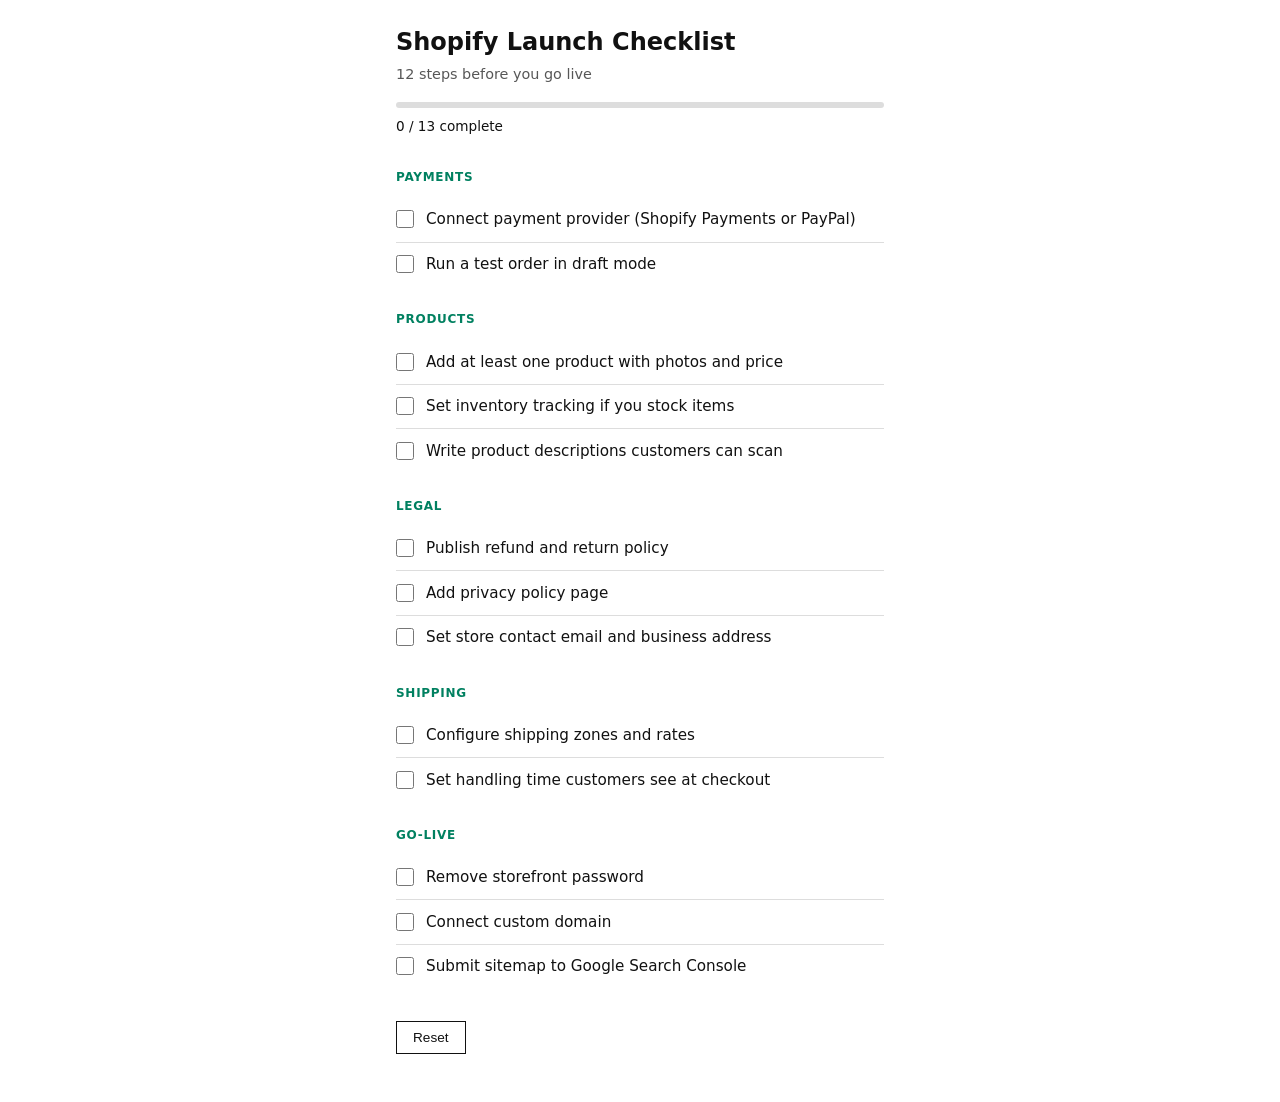
<file: DEMOBUILD-2/index.html>
<!DOCTYPE html>
<html lang="en">
<head>
  <meta charset="UTF-8">
  <meta name="viewport" content="width=device-width, initial-scale=1">
  <title>Shopify Launch Checklist</title>
  <link rel="stylesheet" href="style.css">
</head>
<body>
  <header>
    <h1>Shopify Launch Checklist</h1>
    <p class="sub">12 steps before you go live</p>
    <div class="progress-wrap">
      <div class="progress-bar" id="progressBar"></div>
    </div>
    <p class="progress-text" id="progressText">0 / 12 complete</p>
  </header>
  <main id="checklist"></main>
  <footer>
    <button type="button" id="resetBtn">Reset</button>
  </footer>
  <script src="app.js"></script>
</body>
</html>
</file>
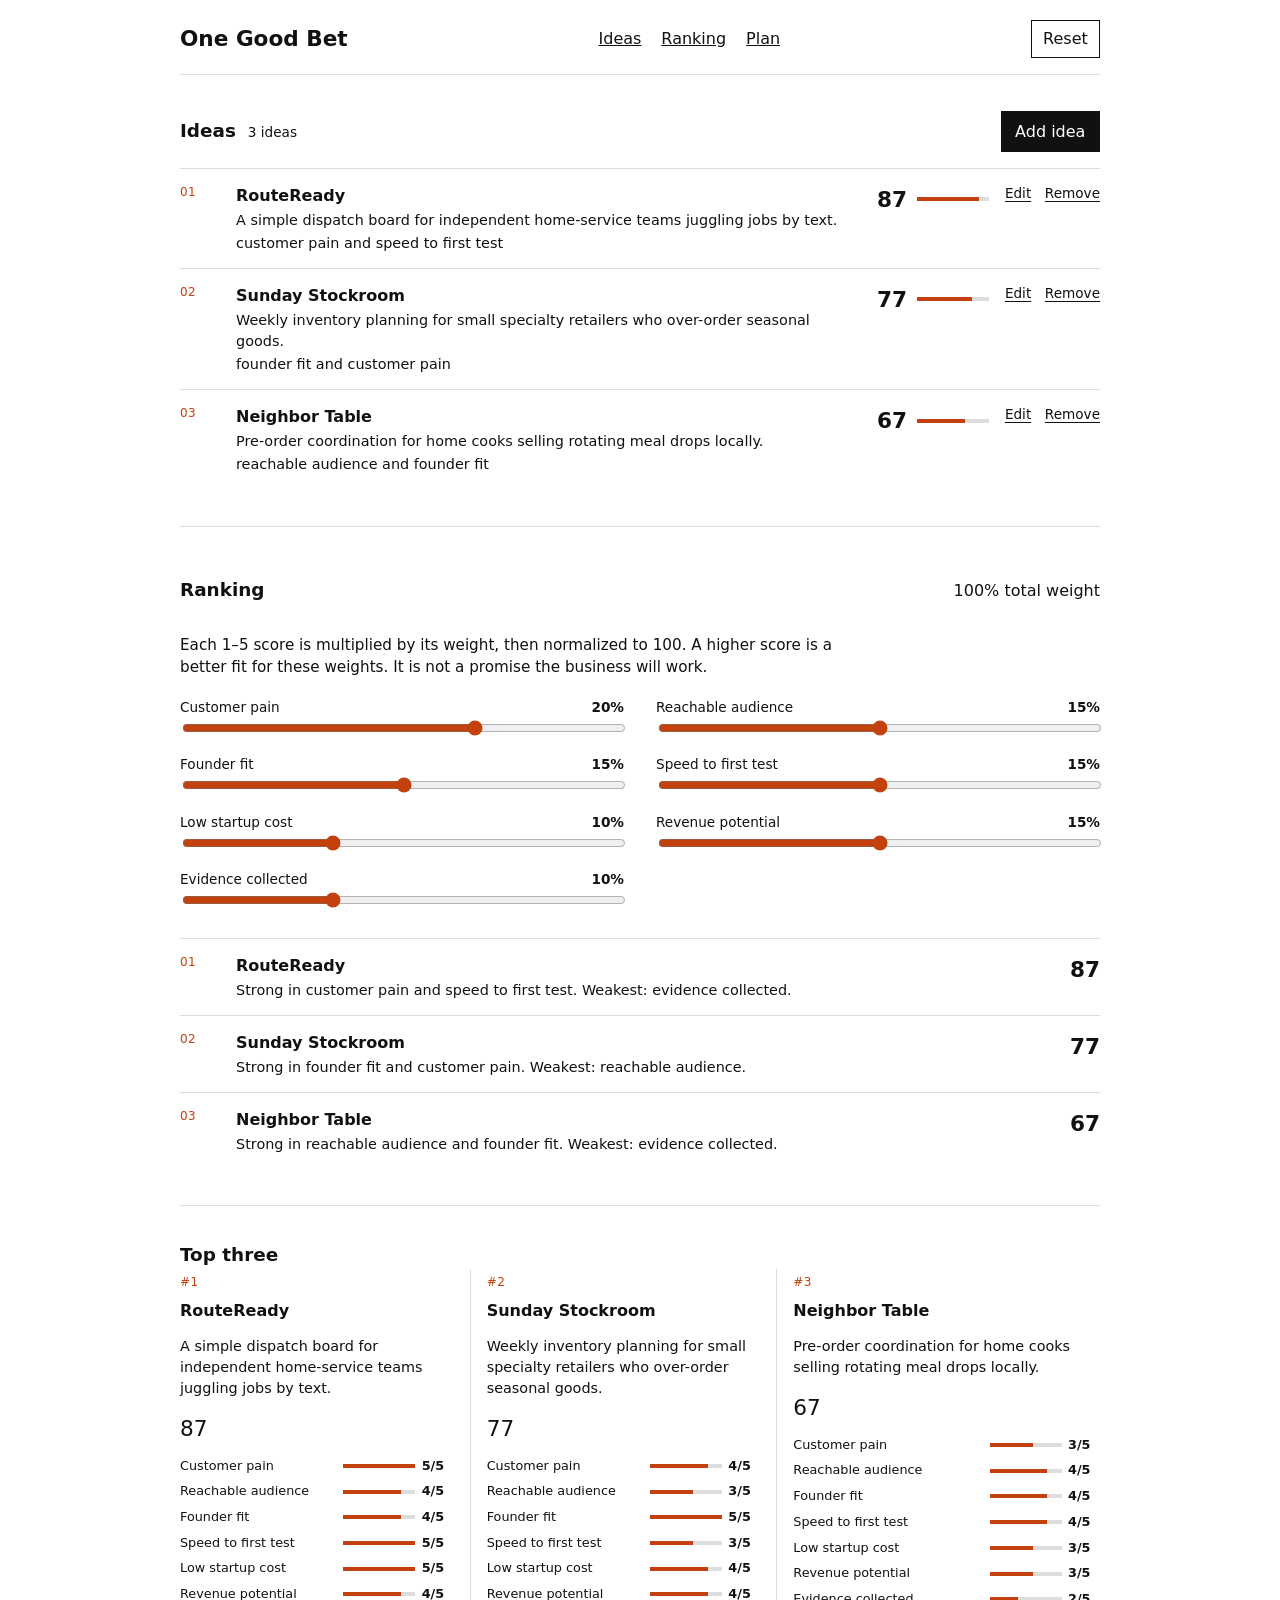
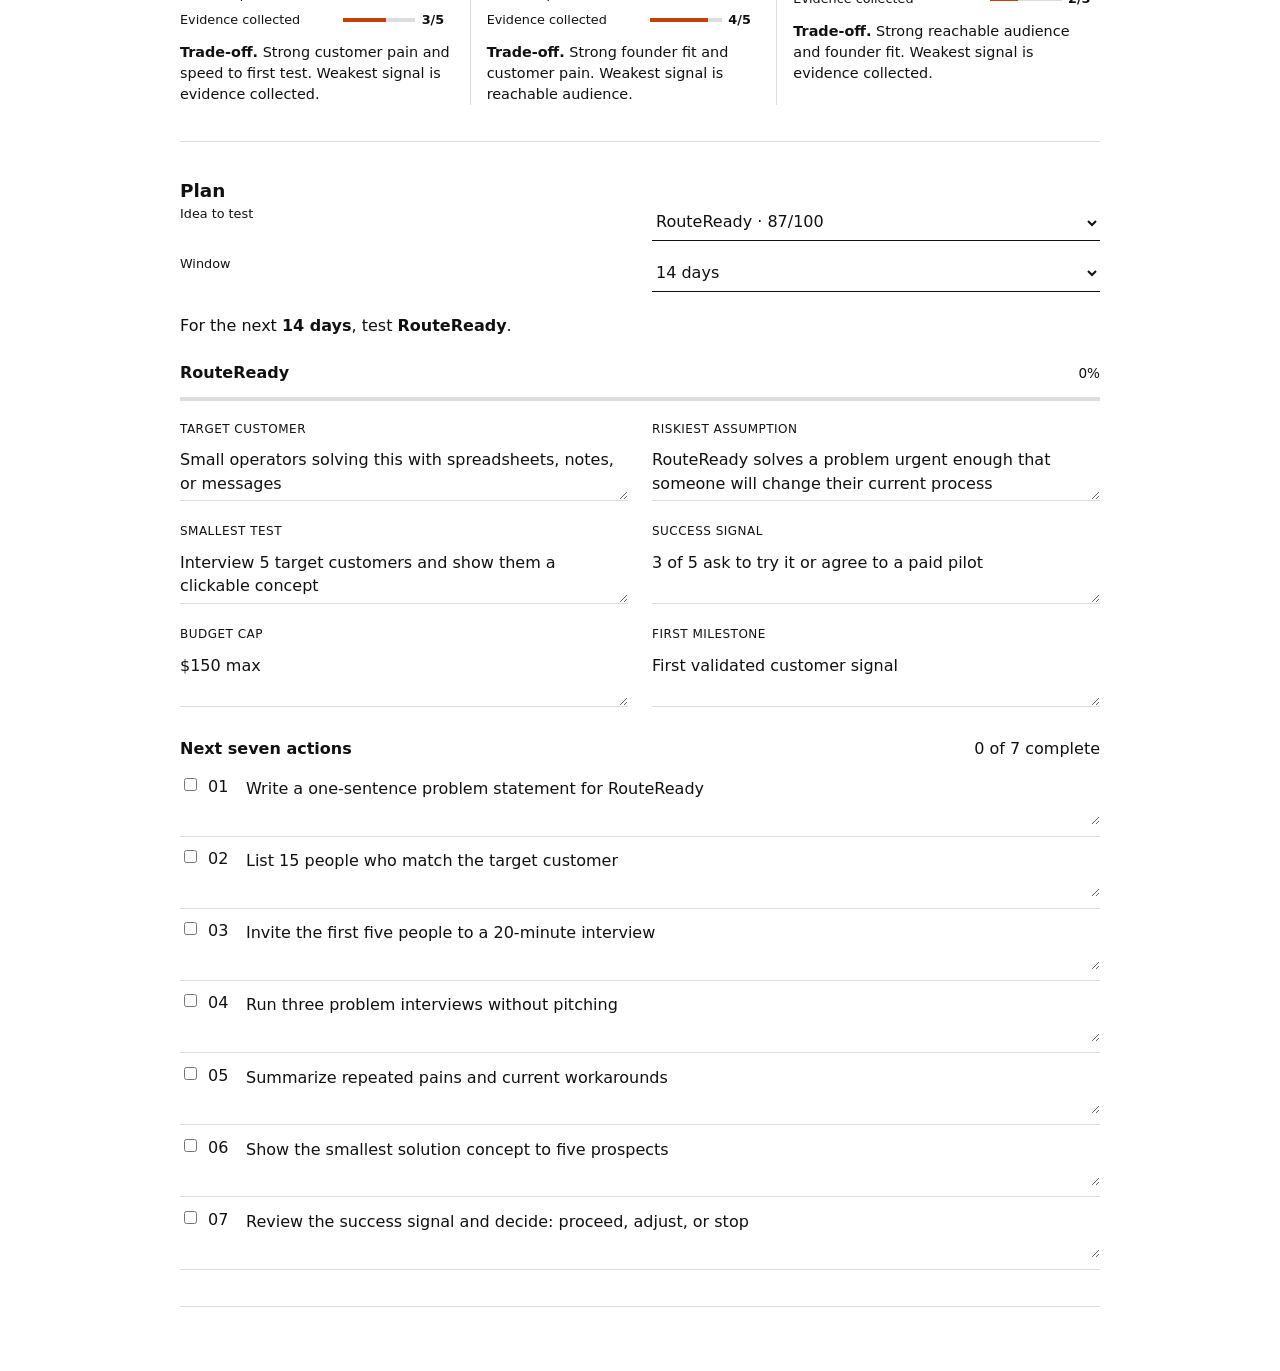
<file: DEMOBUILD-3/index.html>
<!doctype html>
<html lang="en">
<head>
  <meta charset="utf-8">
  <meta name="viewport" content="width=device-width, initial-scale=1">
  <meta name="theme-color" content="#ffffff">
  <title>One Good Bet</title>
  <link rel="stylesheet" href="style.css">
</head>
<body>
  <header>
    <div class="top">
      <h1>One Good Bet</h1>
      <nav aria-label="Sections">
        <a href="#ideas">Ideas</a>
        <a href="#ranking">Ranking</a>
        <a href="#commitment">Plan</a>
      </nav>
      <button id="resetButton" type="button">Reset</button>
    </div>
  </header>

  <main>
    <section id="ideas">
      <div class="section-head">
        <h2>Ideas <span id="ideaCount">3 ideas</span></h2>
        <button id="addIdeaButton" class="primary" type="button">Add idea</button>
      </div>
      <div id="ideaList"></div>
    </section>

    <section id="ranking">
      <div class="section-head">
        <h2>Ranking</h2>
        <p id="weightTotal">100% total weight</p>
      </div>
      <p class="note">Each 1–5 score is multiplied by its weight, then normalized to 100. A higher score is a better fit for these weights. It is not a promise the business will work.</p>
      <div id="weightsGrid" class="weights"></div>
      <div id="rankingList"></div>
    </section>

    <section id="comparison">
      <h2>Top three</h2>
      <div id="comparisonGrid" class="compare"></div>
    </section>

    <section id="commitment">
      <h2>Plan</h2>
      <div class="commit">
        <label for="selectedIdea">Idea to test</label>
        <select id="selectedIdea"></select>
        <label for="commitmentWindow">Window</label>
        <select id="commitmentWindow">
          <option value="7 days">7 days</option>
          <option value="14 days">14 days</option>
          <option value="30 days">30 days</option>
          <option value="6 weeks">6 weeks</option>
        </select>
        <p id="commitStatement"></p>
      </div>
      <div id="planPanel">
        <div class="plan-head">
          <h3 id="planTitle">Choose an idea</h3>
          <span id="progressValue">0%</span>
        </div>
        <div id="progressRing" class="progress" aria-hidden="true"></div>
        <div id="planFields"></div>
        <div class="section-head tight">
          <h3>Next seven actions</h3>
          <span id="actionProgress">0 of 7 complete</span>
        </div>
        <div id="actionList"></div>
      </div>
    </section>
  </main>

  <dialog id="ideaDialog">
    <form method="dialog" id="ideaForm">
      <div class="dialog-top">
        <div>
          <p class="kicker" id="dialogEyebrow">New idea</p>
          <h2 id="dialogTitle">Add an idea</h2>
        </div>
        <button class="icon-button" id="closeDialog" type="button" aria-label="Close">×</button>
      </div>
      <input type="hidden" id="editingId">
      <label for="ideaName">Short name</label>
      <input id="ideaName" maxlength="60" required placeholder="Neighborhood meal prep">
      <label for="ideaDescription">What it does</label>
      <textarea id="ideaDescription" maxlength="240" required placeholder="Who it helps and what problem it solves"></textarea>
      <div id="scoringForm" class="scores"></div>
      <p class="form-error" id="formError" role="alert"></p>
      <div class="dialog-actions">
        <button class="secondary" id="cancelDialog" type="button">Cancel</button>
        <button class="primary" type="submit">Save idea</button>
      </div>
    </form>
  </dialog>

  <dialog id="resetDialog">
    <form method="dialog">
      <h2>Clear this workspace?</h2>
      <p>This removes every idea, score, and completed action stored in this browser.</p>
      <div class="dialog-actions">
        <button class="secondary" value="cancel">Keep my work</button>
        <button class="primary" id="confirmReset" value="default">Clear everything</button>
      </div>
    </form>
  </dialog>

  <script src="app.js"></script>
</body>
</html>
</file>
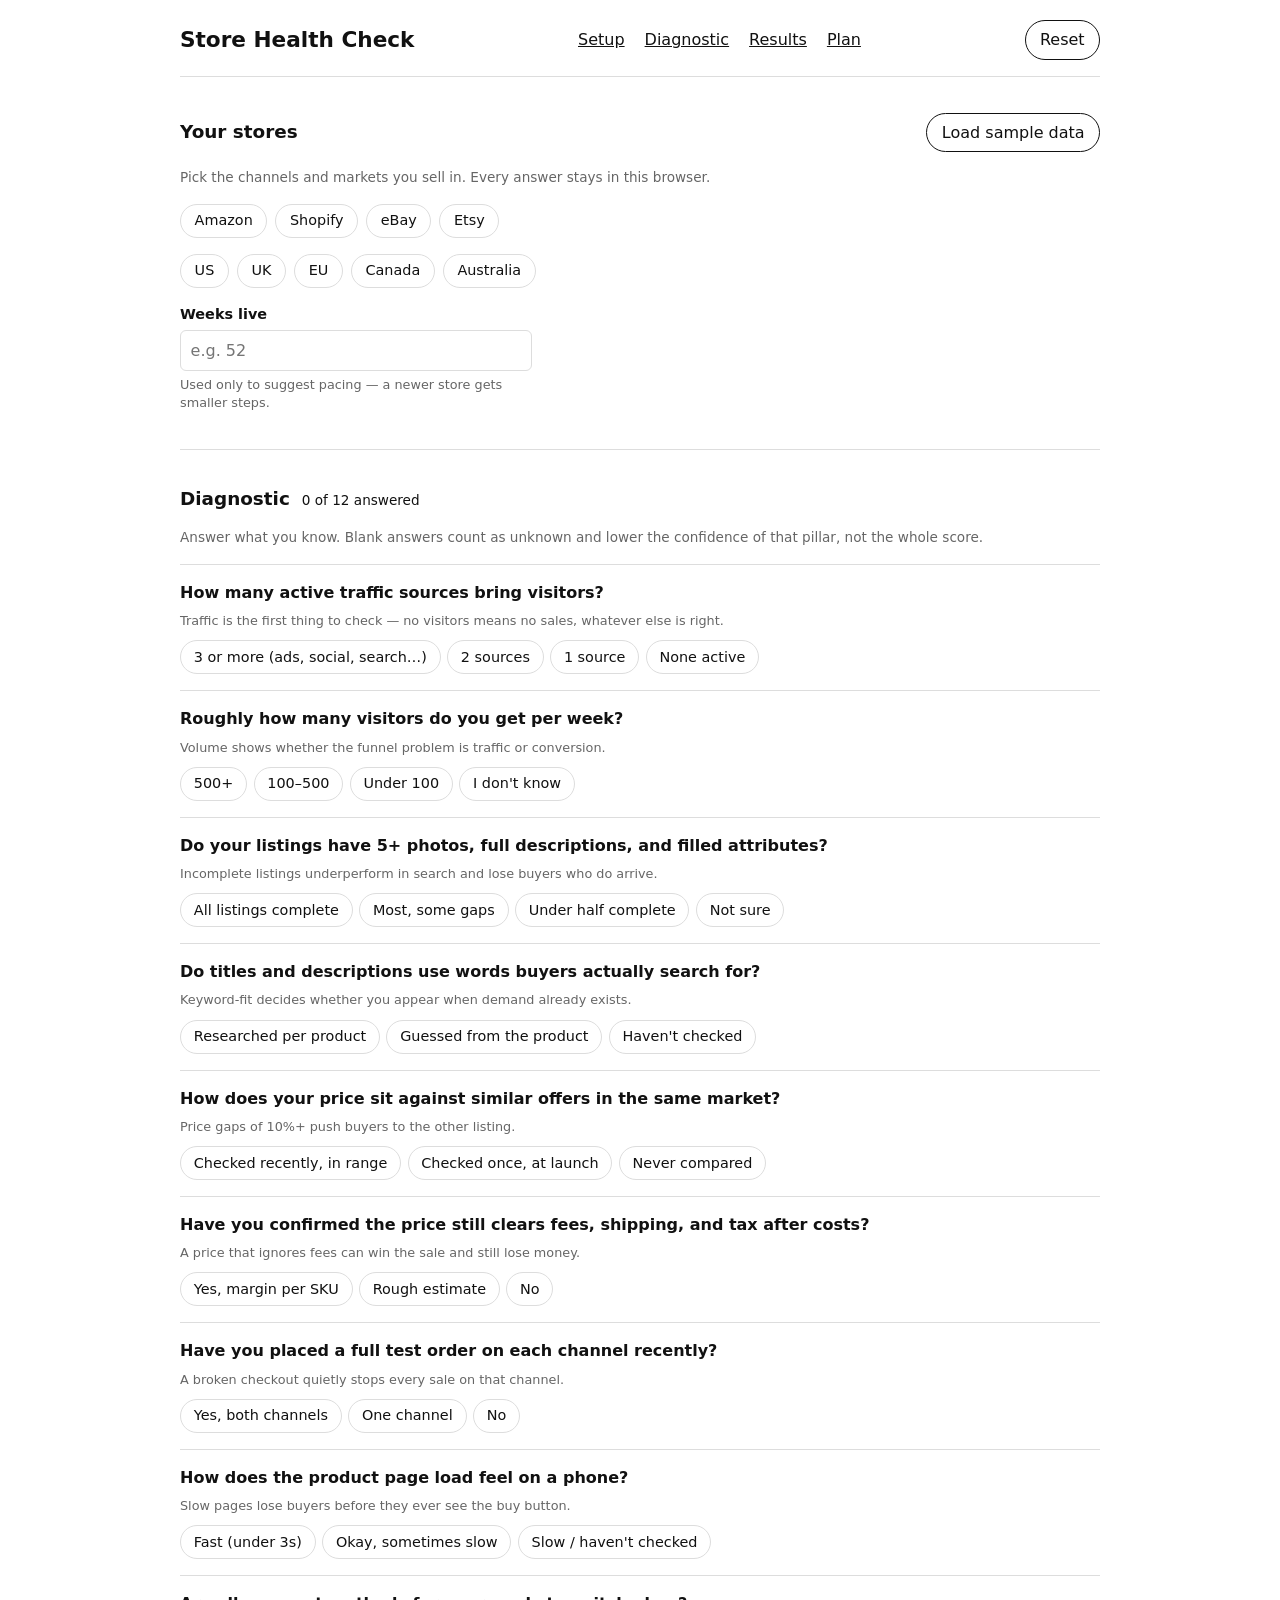
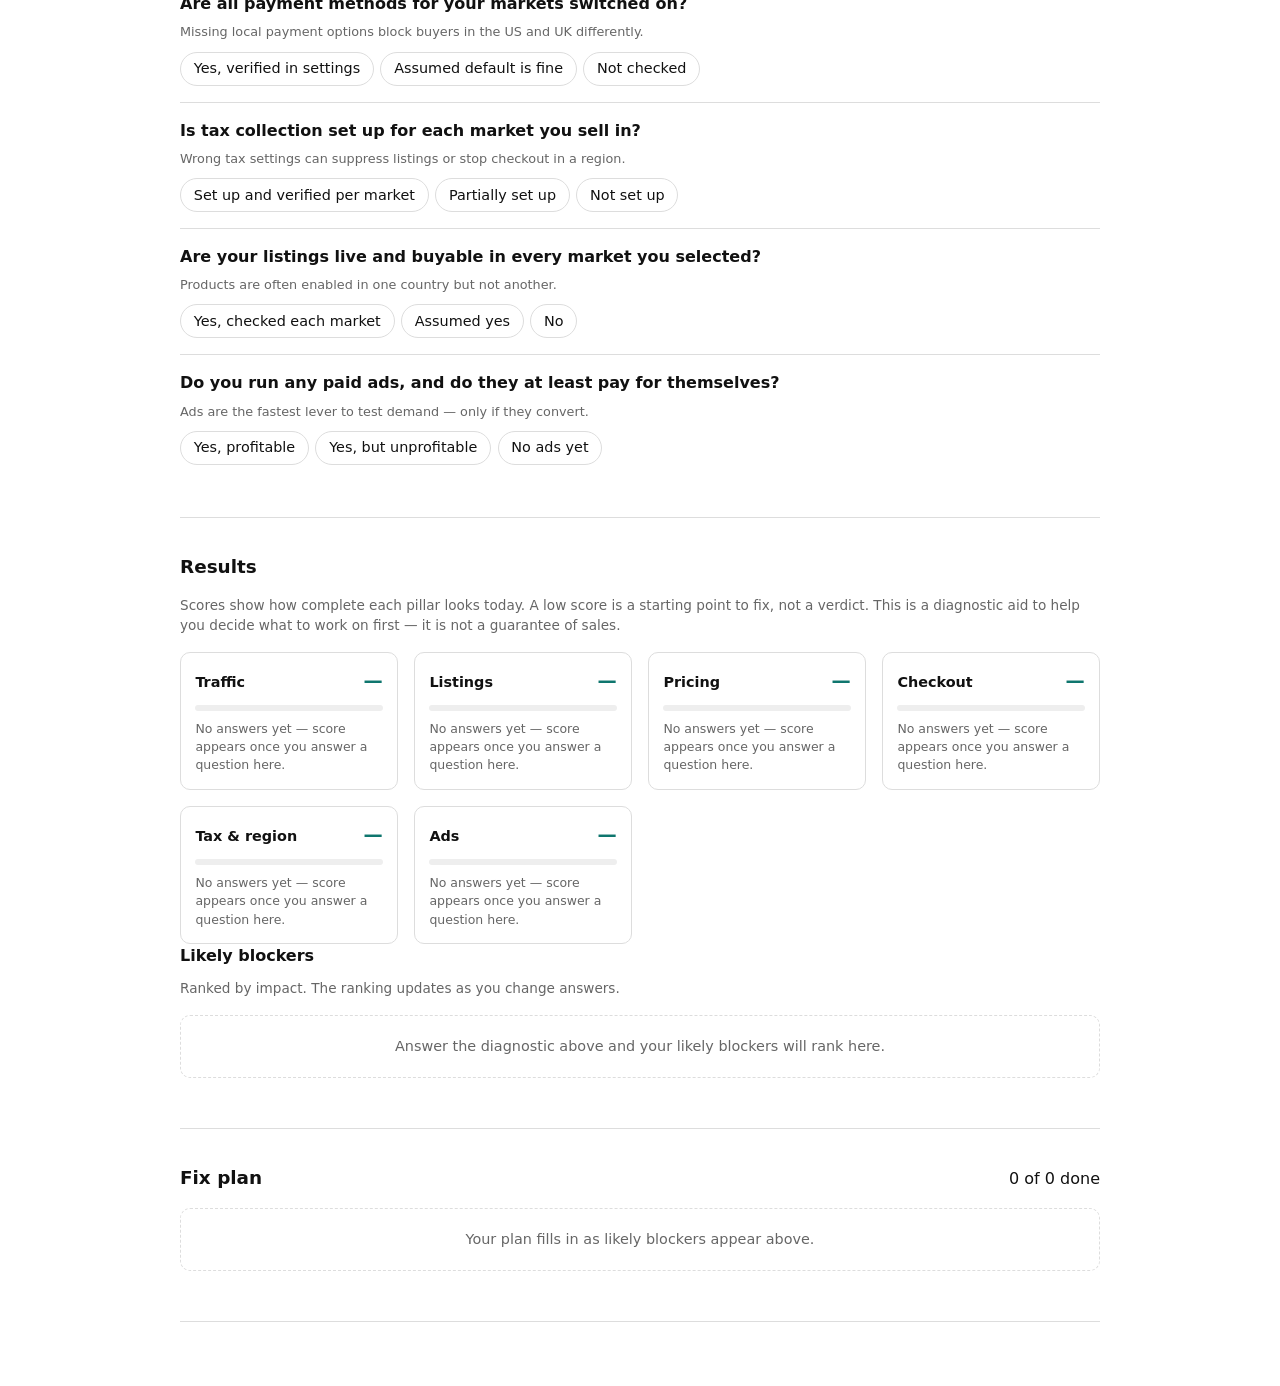
<file: DEMOBUILD-4/index.html>
<!doctype html>
<html lang="en">
<head>
  <meta charset="utf-8">
  <meta name="viewport" content="width=device-width, initial-scale=1">
  <meta name="theme-color" content="#ffffff">
  <meta name="description" content="A simple, private store-health diagnostic for multi-channel sellers. No signup required.">
  <link rel="icon" href="data:image/svg+xml,%3Csvg xmlns='http://www.w3.org/2000/svg' viewBox='0 0 100 100'%3E%3Ctext y='.9em' font-size='90'%3E%F0%9F%8F%AC%3C/text%3E%3C/svg%3E">
  <title>Store Health Check</title>
  <link rel="stylesheet" href="style.css">
</head>
<body>
  <header>
    <div class="top">
      <h1>Store Health Check</h1>
      <nav aria-label="Sections">
        <a href="#setup">Setup</a>
        <a href="#survey">Diagnostic</a>
        <a href="#results">Results</a>
        <a href="#plan">Plan</a>
      </nav>
      <button id="resetButton" type="button">Reset</button>
    </div>
  </header>

  <main>
    <section id="setup">
      <div class="section-head">
        <h2>Your stores</h2>
        <button id="sampleButton" type="button">Load sample data</button>
      </div>
      <p class="note">Pick the channels and markets you sell in. Every answer stays in this browser.</p>
      <div class="chips" id="channelChips" role="group" aria-label="Channels"></div>
      <div class="chips" id="marketChips" role="group" aria-label="Markets"></div>
      <div class="field">
        <label for="weeksLive">Weeks live</label>
        <input id="weeksLive" type="number" min="0" max="520" step="1" placeholder="e.g. 52">
        <p class="hint" id="weeksHint"></p>
      </div>
    </section>

    <section id="survey">
      <div class="section-head">
        <h2>Diagnostic <span id="progressLabel"></span></h2>
      </div>
      <p class="note">Answer what you know. Blank answers count as unknown and lower the confidence of that pillar, not the whole score.</p>
      <div id="questionList"></div>
    </section>

    <section id="results">
      <div class="section-head">
        <h2>Results</h2>
        <span id="overallWrap"></span>
      </div>
      <p class="note">Scores show how complete each pillar looks today. A low score is a starting point to fix, not a verdict. This is a diagnostic aid to help you decide what to work on first — it is not a guarantee of sales.</p>
      <div id="pillarGrid" class="pillars"></div>
      <h3>Likely blockers</h3>
      <p class="note">Ranked by impact. The ranking updates as you change answers.</p>
      <div id="blockerList"></div>
    </section>

    <section id="plan">
      <div class="section-head">
        <h2>Fix plan</h2>
        <span id="planProgress"></span>
      </div>
      <div id="planList"></div>
    </section>
  </main>

  <dialog id="resetDialog">
    <form method="dialog">
      <h3>Clear everything?</h3>
      <p>This removes your channels, answers, scores, and checklist progress from this browser.</p>
      <div class="dialog-actions">
        <button value="cancel" type="submit">Keep my data</button>
        <button value="confirm" class="primary" type="submit">Clear all</button>
      </div>
    </form>
  </dialog>

  <script src="app.js"></script>
</body>
</html>
</file>
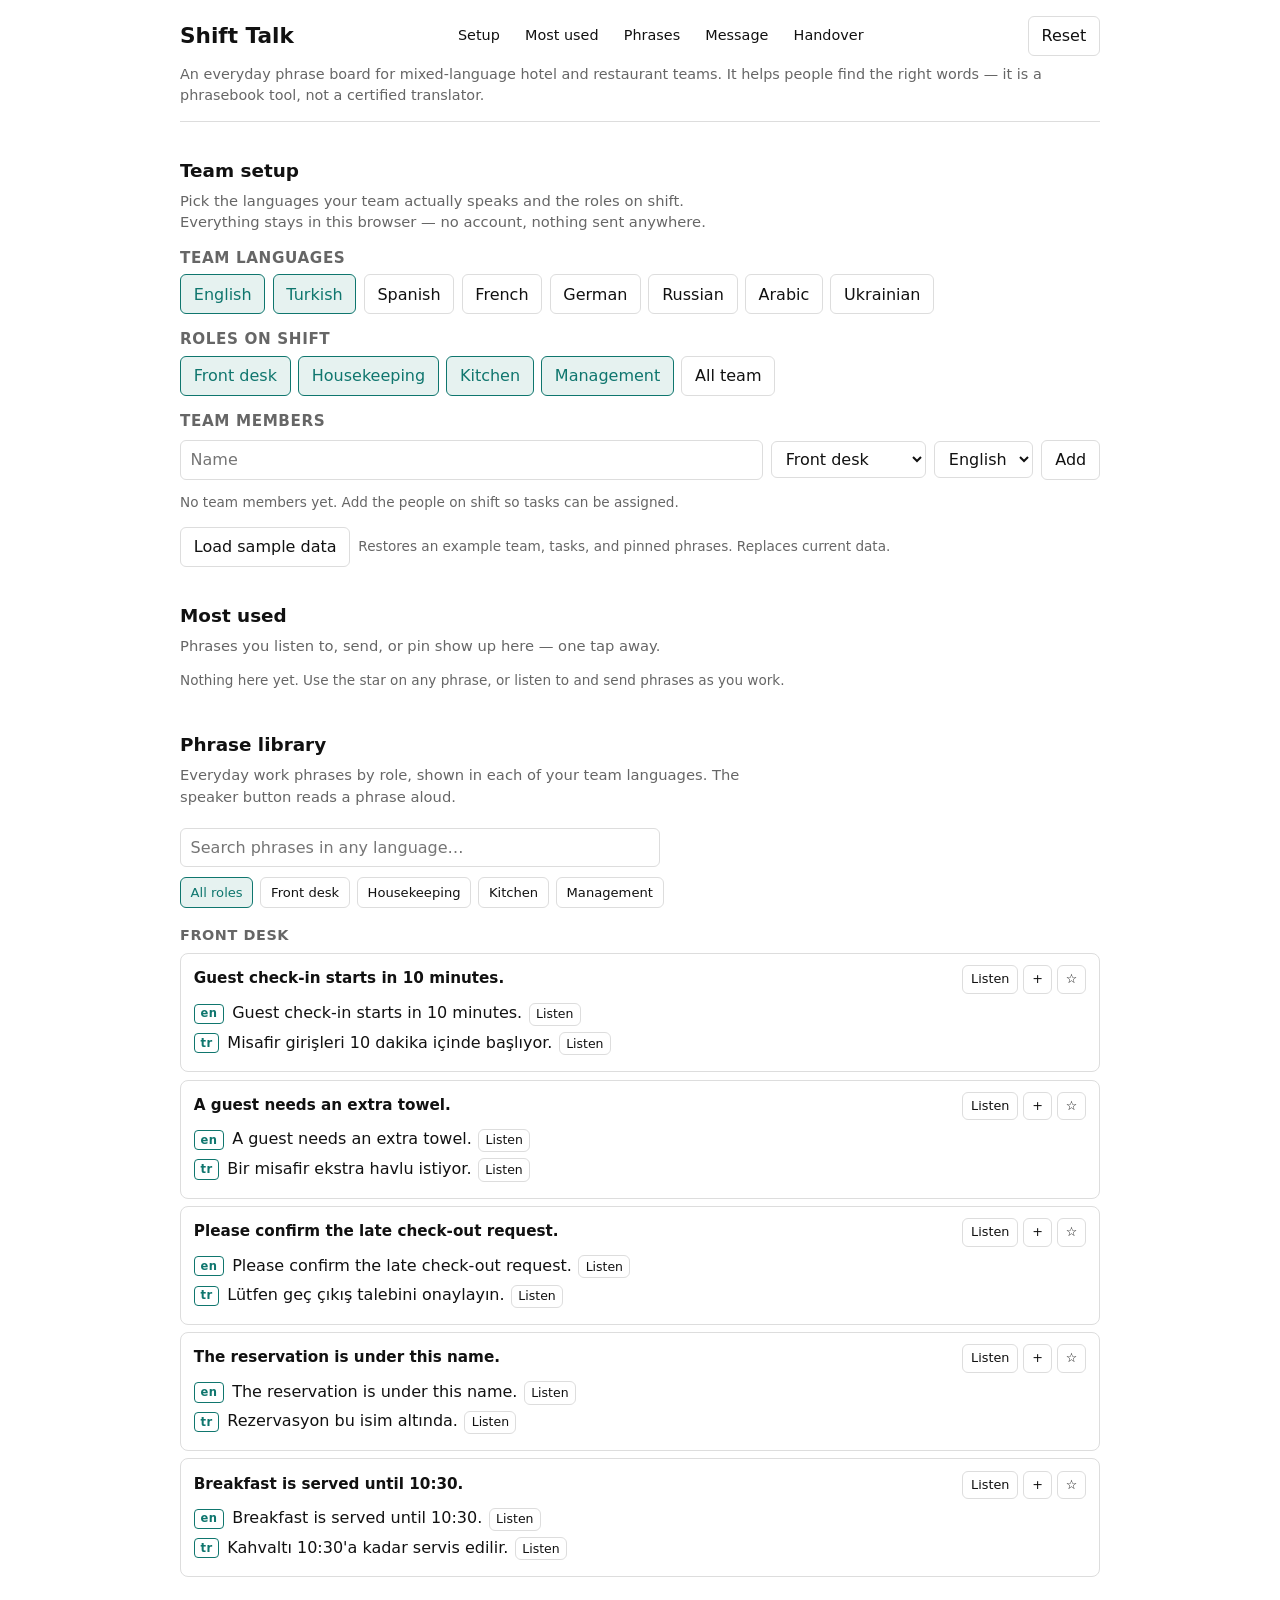
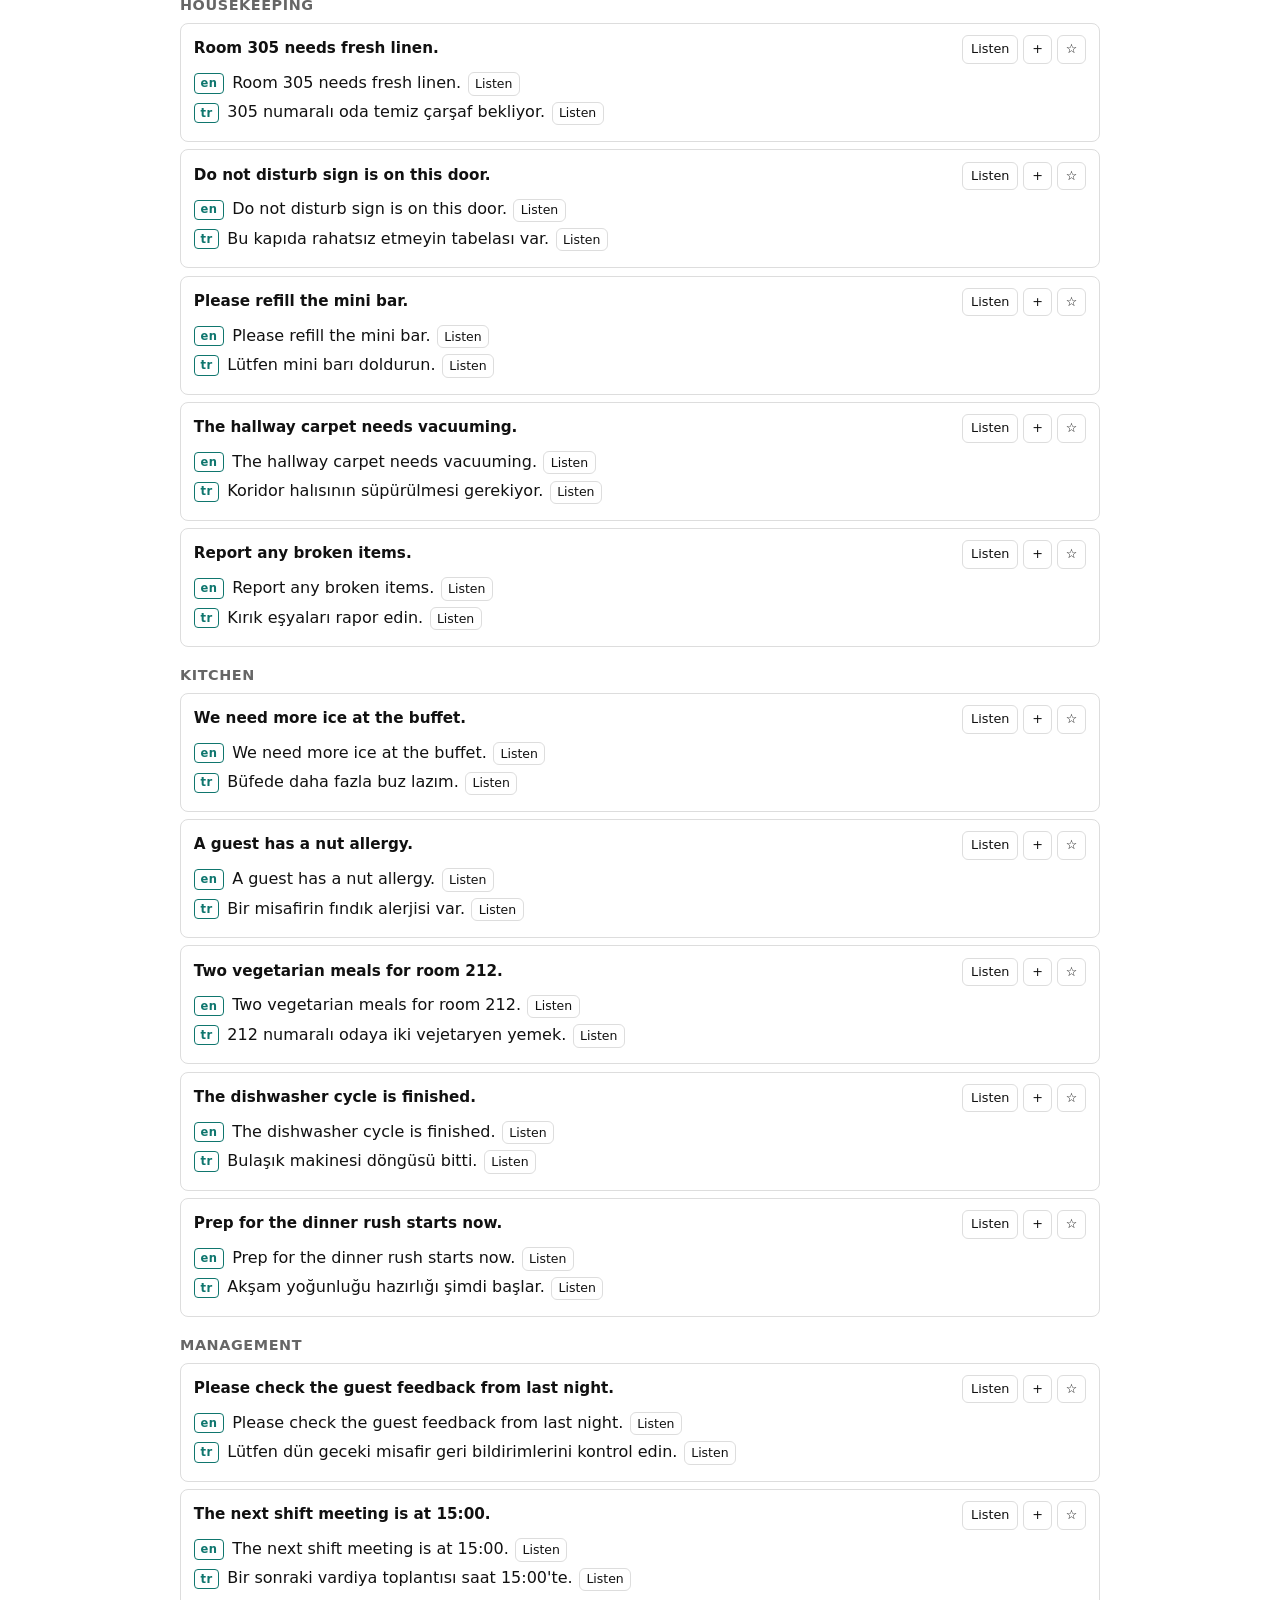
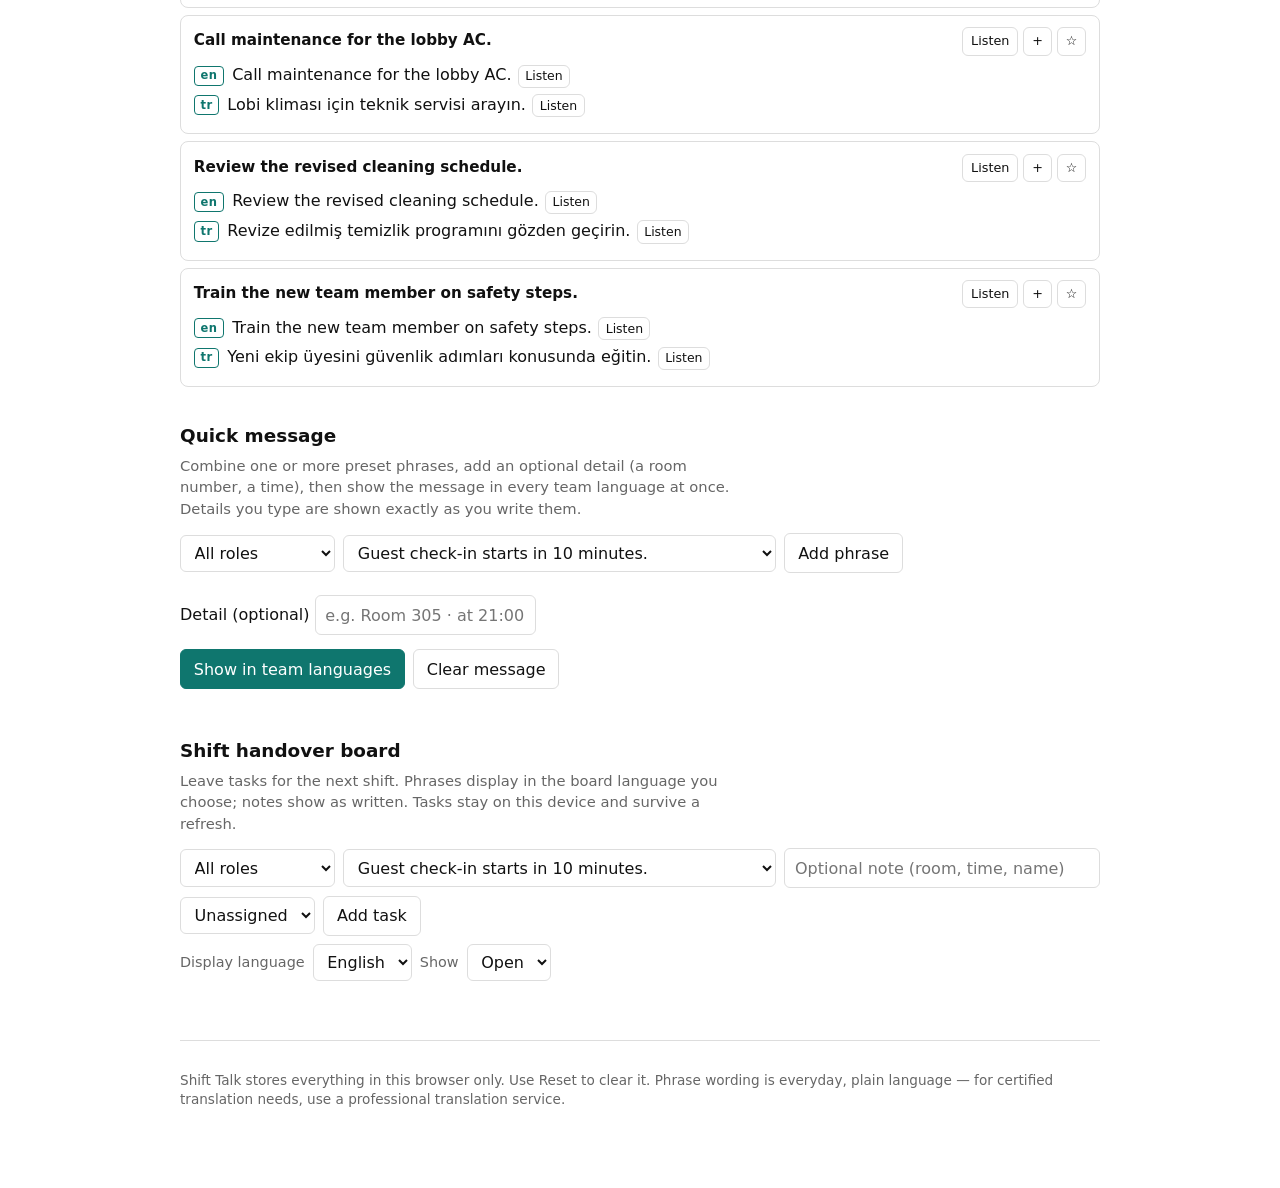
<file: DEMOBUILD-5/index.html>
<!doctype html>
<html lang="en">
<head>
  <meta charset="utf-8">
  <meta name="viewport" content="width=device-width, initial-scale=1">
  <meta name="theme-color" content="#ffffff">
  <meta name="description" content="A practical everyday communication board for mixed-language hotel and restaurant teams: role phrases, quick messages, and a shift handover board. No signup required.">
  <link rel="icon" href="data:image/svg+xml,%3Csvg xmlns='http://www.w3.org/2000/svg' viewBox='0 0 100 100'%3E%3Ctext y='.9em' font-size='90'%3E%F0%9F%92%AC%3C/text%3E%3C/svg%3E">
  <title>Shift Talk — Team Communication Board</title>
  <link rel="stylesheet" href="style.css">
</head>
<body>
  <header>
    <div class="top">
      <h1>Shift Talk</h1>
      <nav aria-label="Sections">
        <a href="#setup">Setup</a>
        <a href="#pinned">Most used</a>
        <a href="#phrases">Phrases</a>
        <a href="#message">Message</a>
        <a href="#handover">Handover</a>
      </nav>
      <button id="resetButton" type="button">Reset</button>
    </div>
    <p class="tagline">An everyday phrase board for mixed-language hotel and restaurant teams. It helps people find the right words — it is a phrasebook tool, not a certified translator.</p>
  </header>

  <main>
    <section id="setup">
      <h2>Team setup</h2>
      <p class="note">Pick the languages your team actually speaks and the roles on shift. Everything stays in this browser — no account, nothing sent anywhere.</p>
      <div class="field">
        <h3>Team languages</h3>
        <div id="langChips" class="chips" role="group" aria-label="Team languages"></div>
        <p class="hint" id="langWarn" hidden>Select at least one language to see phrases and messages.</p>
      </div>
      <div class="field">
        <h3>Roles on shift</h3>
        <div id="roleChips" class="chips" role="group" aria-label="Roles on shift"></div>
      </div>
      <div class="field">
        <h3>Team members</h3>
        <form id="staffForm" class="row-form" autocomplete="off">
          <input id="staffName" type="text" placeholder="Name" aria-label="Team member name">
          <select id="staffRole" aria-label="Team member role"></select>
          <select id="staffLang" aria-label="Team member language"></select>
          <button type="submit">Add</button>
        </form>
        <p class="error" id="staffError" hidden></p>
        <ul id="staffList" class="staff-list"></ul>
        <p class="hint" id="staffEmpty" hidden>No team members yet. Add the people on shift so tasks can be assigned.</p>
      </div>
      <div class="row-form">
        <button id="sampleButton" type="button">Load sample data</button>
        <span class="hint">Restores an example team, tasks, and pinned phrases. Replaces current data.</span>
      </div>
    </section>

    <section id="pinned">
      <h2>Most used</h2>
      <p class="note">Phrases you listen to, send, or pin show up here — one tap away.</p>
      <p class="hint" id="pinnedEmpty" hidden>Nothing here yet. Use the star on any phrase, or listen to and send phrases as you work.</p>
      <div id="pinnedList" class="pin-grid"></div>
    </section>

    <section id="phrases">
      <h2>Phrase library</h2>
      <p class="note">Everyday work phrases by role, shown in each of your team languages. The speaker button reads a phrase aloud.</p>
      <input id="search" type="search" placeholder="Search phrases in any language…" aria-label="Search phrases">
      <div id="roleFilter" class="chips small" role="group" aria-label="Filter by role"></div>
      <p class="hint" id="searchEmpty" hidden>No phrase matches that search in your selected languages.</p>
      <p class="hint" id="listenHint" hidden></p>
      <div id="phraseList"></div>
    </section>

    <section id="message">
      <h2>Quick message</h2>
      <p class="note">Combine one or more preset phrases, add an optional detail (a room number, a time), then show the message in every team language at once. Details you type are shown exactly as you write them.</p>
      <div class="row-form">
        <select id="msgRole" aria-label="Message phrase role"></select>
        <select id="msgPhrase" aria-label="Message phrase"></select>
        <button id="msgAdd" type="button">Add phrase</button>
      </div>
      <p class="error" id="msgError" hidden></p>
      <div id="msgBlocks" class="blocks"></div>
      <div class="field">
        <label for="msgDetail">Detail (optional)</label>
        <input id="msgDetail" type="text" placeholder="e.g. Room 305 · at 21:00" aria-label="Message detail">
      </div>
      <div class="row-form">
        <button id="msgShow" type="button" class="primary">Show in team languages</button>
        <button id="msgClear" type="button">Clear message</button>
      </div>
      <div id="msgOutput" class="lang-panels"></div>
    </section>

    <section id="handover">
      <h2>Shift handover board</h2>
      <p class="note">Leave tasks for the next shift. Phrases display in the board language you choose; notes show as written. Tasks stay on this device and survive a refresh.</p>
      <form id="taskForm" class="row-form" autocomplete="off">
        <select id="taskRole" aria-label="Task phrase role"></select>
        <select id="taskPhrase" aria-label="Task phrase"></select>
        <input id="taskNote" type="text" placeholder="Optional note (room, time, name)" aria-label="Task note">
        <select id="taskAssignee" aria-label="Assign to"></select>
        <button type="submit">Add task</button>
      </form>
      <p class="error" id="taskError" hidden></p>
      <div class="row-form">
        <label for="boardLang">Display language</label>
        <select id="boardLang" aria-label="Board display language"></select>
        <label for="taskFilter">Show</label>
        <select id="taskFilter" aria-label="Filter tasks">
          <option value="open">Open</option>
          <option value="done">Done</option>
          <option value="all">All</option>
        </select>
      </div>
      <p class="hint" id="boardEmpty" hidden></p>
      <ul id="taskList" class="task-list"></ul>
    </section>
  </main>

  <footer>
    <p>Shift Talk stores everything in this browser only. Use Reset to clear it. Phrase wording is everyday, plain language — for certified translation needs, use a professional translation service.</p>
  </footer>

  <div id="confirmBox" class="confirm" hidden>
    <div class="confirm-card" role="alertdialog" aria-modal="true" aria-labelledby="confirmText">
      <p id="confirmText"></p>
      <div class="row-form">
        <button id="confirmYes" type="button" class="primary">Yes</button>
        <button id="confirmNo" type="button">Cancel</button>
      </div>
    </div>
  </div>

  <script src="app.js"></script>
</body>
</html>
</file>
<file: DEMOBUILD-2/style.css>
:root {
  --black: #111;
  --white: #fff;
  --accent: #008060;
  --border: #ddd;
}

* { box-sizing: border-box; margin: 0; padding: 0; }

body {
  font-family: system-ui, -apple-system, sans-serif;
  background: var(--white);
  color: var(--black);
  line-height: 1.5;
  max-width: 520px;
  margin: 0 auto;
  padding: 1.5rem 1rem 3rem;
}

header { margin-bottom: 2rem; }

h1 {
  font-size: 1.5rem;
  font-weight: 700;
  margin-bottom: 0.25rem;
}

.sub {
  font-size: 0.9rem;
  color: var(--black);
  opacity: 0.7;
  margin-bottom: 1rem;
}

.progress-wrap {
  height: 6px;
  background: var(--border);
  border-radius: 3px;
  overflow: hidden;
}

.progress-bar {
  height: 100%;
  width: 0%;
  background: var(--accent);
  transition: width 0.2s;
}

.progress-text {
  font-size: 0.85rem;
  margin-top: 0.5rem;
}

section { margin-bottom: 1.5rem; }

section h2 {
  font-size: 0.75rem;
  text-transform: uppercase;
  letter-spacing: 0.06em;
  color: var(--accent);
  margin-bottom: 0.75rem;
  font-weight: 600;
}

label {
  display: flex;
  align-items: flex-start;
  gap: 0.75rem;
  padding: 0.65rem 0;
  border-bottom: 1px solid var(--border);
  cursor: pointer;
  font-size: 0.95rem;
}

label:last-child { border-bottom: none; }

input[type="checkbox"] {
  width: 18px;
  height: 18px;
  margin-top: 2px;
  accent-color: var(--accent);
  flex-shrink: 0;
}

label.done span.desc { opacity: 0.45; text-decoration: line-through; }

span.desc { flex: 1; }

footer { margin-top: 2rem; }

#resetBtn {
  background: none;
  border: 1px solid var(--black);
  color: var(--black);
  padding: 0.5rem 1rem;
  font-size: 0.85rem;
  cursor: pointer;
}

#resetBtn:hover { background: var(--black); color: var(--white); }
</file>
<file: DEMOBUILD-3/style.css>
:root {
  --black: #111;
  --white: #fff;
  --accent: #c2410c;
  --line: #ddd;
}

* { box-sizing: border-box; }

html { scroll-behavior: smooth; }

body {
  margin: 0 auto;
  max-width: 960px;
  padding: 0 1.25rem 4rem;
  background: var(--white);
  color: var(--black);
  font-family: system-ui, -apple-system, sans-serif;
  line-height: 1.45;
}

header {
  padding: 1.25rem 0 1rem;
  border-bottom: 1px solid var(--line);
  position: sticky;
  top: 0;
  background: var(--white);
  z-index: 2;
}

.top {
  display: flex;
  align-items: center;
  justify-content: space-between;
  gap: 1rem;
}

h1 { margin: 0; font-size: 1.35rem; }

header p { margin: 0.15rem 0 0; font-size: 0.9rem; }

nav { display: flex; gap: 1.25rem; }

nav a { color: var(--black); }

section { padding: 2.25rem 0; border-bottom: 1px solid var(--line); scroll-margin-top: 5.5rem; }

h2 { margin: 0; font-size: 1.15rem; }

h2 span { font-size: 0.85rem; font-weight: 400; margin-left: 0.35rem; }

h3 { margin: 0; font-size: 1rem; }

.section-head {
  display: flex;
  align-items: center;
  justify-content: space-between;
  gap: 1rem;
  margin-bottom: 1rem;
}

.section-head.tight { margin: 1.5rem 0 0.25rem; }

.note { max-width: 42rem; margin: 0 0 1.25rem; font-size: 0.95rem; }

button, select, input, textarea { font: inherit; color: inherit; }

.primary, .secondary {
  border: 1px solid var(--black);
  background: var(--white);
  padding: 0.5rem 0.85rem;
  cursor: pointer;
}

.primary { background: var(--black); color: var(--white); }

.primary:hover, .secondary:hover { border-color: var(--accent); }

.idea-row, .rank-row {
  display: grid;
  grid-template-columns: 2.5rem 1fr auto auto;
  gap: 0.75rem 1rem;
  align-items: start;
  padding: 0.9rem 0;
  border-top: 1px solid var(--line);
}

.idea-number, .rank-num, .compare-rank, .kicker {
  font-size: 0.75rem;
  letter-spacing: 0.04em;
  text-transform: uppercase;
  color: var(--accent);
}

.idea-title span, .idea-desc, .rank-name p, .tradeoff {
  margin: 0.2rem 0 0;
  font-size: 0.9rem;
}

.score-pill { display: flex; align-items: center; gap: 0.6rem; min-width: 7rem; }

.score-pill strong, .rank-score, .compare-total {
  font-size: 1.35rem;
  font-variant-numeric: tabular-nums;
}

.score-bar, .metric-line, .progress {
  height: 4px;
  background: var(--line);
}

.score-bar { width: 4.5rem; }

.score-bar i, .metric-line i, .progress::before {
  display: block;
  height: 100%;
  background: var(--accent);
}

.progress { margin-top: 0.75rem; }

.progress::before { width: var(--progress, 0%); }

.idea-actions { display: flex; gap: 0.85rem; }

.icon-button {
  border: 0;
  background: transparent;
  cursor: pointer;
  font-size: 0.85rem;
  text-decoration: underline;
  text-underline-offset: 3px;
  padding: 0;
}

.dialog-top .icon-button {
  width: 2rem;
  height: 2rem;
  font-size: 1.25rem;
  text-decoration: none;
}

.icon-button:hover { color: var(--accent); }

.empty-state { padding: 1.5rem 0; }

.weights {
  display: grid;
  grid-template-columns: 1fr 1fr;
  gap: 0.85rem 2rem;
  margin-bottom: 1.5rem;
}

.weight-control label, .score-label, .plan-head, .actions-heading {
  display: flex;
  justify-content: space-between;
  gap: 0.75rem;
  font-size: 0.85rem;
}

input[type="range"] { width: 100%; accent-color: var(--accent); }

.rank-row { grid-template-columns: 2.5rem 1fr auto; }

.compare {
  display: grid;
  grid-template-columns: repeat(3, 1fr);
}

.compare-card {
  padding: 0 1rem 0 0;
  margin-right: 1rem;
  border-right: 1px solid var(--line);
}

.compare-card:last-child { border-right: 0; margin-right: 0; padding-right: 0; }

.compare-card h3 { margin-top: 0.4rem; }

.compare-card p { font-size: 0.9rem; }

.compare-total { margin: 0.75rem 0; }

.metric {
  display: grid;
  grid-template-columns: 1fr 4.5rem 2rem;
  gap: 0.4rem;
  align-items: center;
  margin: 0.45rem 0;
  font-size: 0.8rem;
}

.tradeoff { margin-top: 0.8rem; }

.commit {
  display: grid;
  grid-template-columns: 1fr 1fr;
  gap: 0.4rem 1.5rem;
  margin-bottom: 1.5rem;
}

.commit label { font-size: 0.8rem; }

.commit select {
  width: 100%;
  background: var(--white);
  border: 0;
  border-bottom: 1px solid var(--black);
  padding: 0.4rem 0 0.5rem;
  margin-bottom: 0.5rem;
}

#commitStatement { grid-column: 1 / -1; margin: 0.5rem 0 0; }

.plan-head { align-items: baseline; }

#planFields {
  display: grid;
  grid-template-columns: 1fr 1fr;
  gap: 1rem 1.5rem;
  margin-top: 1.25rem;
}

.plan-field label {
  display: block;
  font-size: 0.75rem;
  letter-spacing: 0.04em;
  text-transform: uppercase;
  margin-bottom: 0.3rem;
}

.plan-field input, .plan-field textarea, dialog input, dialog textarea {
  width: 100%;
  border: 0;
  border-bottom: 1px solid var(--line);
  background: transparent;
  padding: 0.35rem 0;
  resize: vertical;
}

.action-item {
  display: grid;
  grid-template-columns: 1.25rem 1.75rem minmax(0, 1fr);
  gap: 0.5rem;
  align-items: start;
  padding: 0.65rem 0;
  border-bottom: 1px solid var(--line);
}

.action-item input[type="checkbox"] { accent-color: var(--accent); }

.action-item textarea {
  width: 100%;
  min-height: 2.6rem;
  border: 0;
  background: transparent;
  resize: vertical;
}

.action-item.done textarea { text-decoration: line-through; opacity: 0.45; }

dialog {
  width: min(640px, calc(100% - 1.5rem));
  max-height: calc(100% - 1.5rem);
  overflow: auto;
  border: 1px solid var(--black);
  padding: 1.25rem;
  background: var(--white);
  color: var(--black);
}

dialog::backdrop { background: rgba(17, 17, 17, 0.55); }

dialog h2 { margin-bottom: 0.75rem; }

.dialog-top { display: flex; justify-content: space-between; align-items: start; }

.scores {
  display: grid;
  grid-template-columns: 1fr 1fr;
  gap: 0.75rem 1.25rem;
  margin-top: 1rem;
}

.score-control { padding-top: 0.35rem; }

.form-error { min-height: 1.2rem; color: var(--accent); font-size: 0.85rem; }

.dialog-actions { display: flex; justify-content: flex-end; gap: 0.5rem; margin-top: 1rem; }

#resetButton {
  background: none;
  border: 1px solid var(--black);
  padding: 0.4rem 0.7rem;
  cursor: pointer;
}

@media (max-width: 720px) {
  .top { flex-wrap: wrap; }
  nav { order: 3; width: 100%; gap: 1rem; padding-top: 0.35rem; }
  .weights, .compare, #planFields, .commit, .scores { grid-template-columns: 1fr; }
  .compare-card { border-right: 0; border-bottom: 1px solid var(--line); margin: 0 0 1rem; padding: 0 0 1rem; }
  .idea-row { grid-template-columns: 2rem 1fr; }
  .score-pill, .idea-actions { grid-column: 2; }
}
</file>
<file: DEMOBUILD-4/style.css>
:root {
  --black: #111;
  --white: #fff;
  --accent: #0f766e;
  --line: #ddd;
  --muted: #666;
}

* { box-sizing: border-box; }

html { scroll-behavior: smooth; }

body {
  margin: 0 auto;
  max-width: 960px;
  padding: 0 1.25rem 4rem;
  background: var(--white);
  color: var(--black);
  font-family: system-ui, -apple-system, sans-serif;
  line-height: 1.45;
}

header {
  padding: 1.25rem 0 1rem;
  border-bottom: 1px solid var(--line);
  position: sticky;
  top: 0;
  background: var(--white);
  z-index: 2;
}

.top {
  display: flex;
  align-items: center;
  justify-content: space-between;
  gap: 1rem;
  flex-wrap: wrap;
}

h1 { margin: 0; font-size: 1.35rem; }

nav { display: flex; gap: 1.25rem; flex-wrap: wrap; }

nav a { color: var(--black); }

*:focus-visible {
  outline: 2px solid var(--accent);
  outline-offset: 2px;
}

button {
  font: inherit;
  border: 1px solid var(--black);
  background: var(--white);
  color: var(--black);
  padding: 0.45rem 0.9rem;
  border-radius: 999px;
  cursor: pointer;
}

button.primary { background: var(--accent); border-color: var(--accent); color: var(--white); }

button:hover { opacity: 0.85; }

section { padding: 2.25rem 0; border-bottom: 1px solid var(--line); scroll-margin-top: 5.5rem; }

h2 { margin: 0; font-size: 1.15rem; }

h2 span { font-size: 0.85rem; font-weight: 400; margin-left: 0.35rem; }

h3 { margin: 0 0 0.75rem; font-size: 1rem; }

.section-head {
  display: flex;
  align-items: center;
  justify-content: space-between;
  gap: 1rem;
  margin-bottom: 1rem;
  flex-wrap: wrap;
}

.note { margin: 0 0 1rem; font-size: 0.85rem; color: var(--muted); }

.chips { display: flex; gap: 0.5rem; flex-wrap: wrap; margin-bottom: 1rem; }

.chip {
  display: inline-flex;
  align-items: center;
  gap: 0.35rem;
  border: 1px solid var(--line);
  border-radius: 999px;
  padding: 0.35rem 0.85rem;
  cursor: pointer;
  font-size: 0.9rem;
  background: var(--white);
}

.chip.on { border-color: var(--accent); color: var(--accent); font-weight: 600; }

.field { max-width: 22rem; }

label { display: block; font-weight: 600; font-size: 0.9rem; margin-bottom: 0.3rem; }

input[type="number"] {
  font: inherit;
  width: 100%;
  padding: 0.5rem 0.6rem;
  border: 1px solid var(--line);
  border-radius: 6px;
}

.hint { font-size: 0.8rem; color: var(--muted); margin: 0.3rem 0 0; }

.question {
  border-top: 1px solid var(--line);
  padding: 1rem 0;
}

.question p { margin: 0 0 0.5rem; font-weight: 600; }

.question .why { font-weight: 400; font-size: 0.8rem; color: var(--muted); margin: 0 0 0.6rem; }

.options { display: flex; gap: 0.4rem; flex-wrap: wrap; }

.opt {
  border: 1px solid var(--line);
  background: var(--white);
  border-radius: 999px;
  padding: 0.35rem 0.8rem;
  cursor: pointer;
  font-size: 0.9rem;
}

.opt.on { border-color: var(--accent); background: var(--accent); color: var(--white); }

.pillars { display: grid; grid-template-columns: repeat(auto-fit, minmax(200px, 1fr)); gap: 1rem; }

.pillar {
  border: 1px solid var(--line);
  border-radius: 10px;
  padding: 0.9rem;
}

.pillar-top { display: flex; justify-content: space-between; align-items: baseline; gap: 0.5rem; }

.pillar-top h4 { margin: 0; font-size: 0.9rem; }

.pillar-top .score { font-size: 1.2rem; font-weight: 700; color: var(--accent); }

.bar { height: 6px; border-radius: 3px; background: #eee; margin: 0.6rem 0; overflow: hidden; }

.bar i { display: block; height: 100%; background: var(--accent); border-radius: 3px; }

.pillar .why { font-size: 0.78rem; color: var(--muted); margin: 0; }

.blocker {
  border: 1px solid var(--line);
  border-radius: 10px;
  padding: 0.9rem;
  margin-bottom: 0.75rem;
}

.blocker-head { display: flex; justify-content: space-between; gap: 0.5rem; align-items: baseline; }

.blocker-head h4 { margin: 0; font-size: 0.95rem; }

.impact {
  font-size: 0.75rem;
  font-weight: 700;
  color: var(--white);
  background: var(--accent);
  border-radius: 999px;
  padding: 0.15rem 0.55rem;
  white-space: nowrap;
}

.blocker .why { font-size: 0.85rem; color: var(--muted); margin: 0.4rem 0 0; }

.action {
  display: flex;
  gap: 0.55rem;
  align-items: flex-start;
  border-top: 1px dashed var(--line);
  margin-top: 0.7rem;
  padding-top: 0.7rem;
  cursor: pointer;
}

.action input { margin-top: 0.25rem; accent-color: var(--accent); }

.action .text { font-size: 0.88rem; }

.action.done .text { text-decoration: line-through; color: var(--muted); }

.plan-item {
  border-top: 1px solid var(--line);
  padding: 0.85rem 0;
  display: flex;
  gap: 0.6rem;
  align-items: flex-start;
}

.plan-item input { margin-top: 0.3rem; accent-color: var(--accent); }

.plan-item .text { font-size: 0.92rem; }

.plan-item.done .text { text-decoration: line-through; color: var(--muted); }

.overall { font-size: 1.1rem; font-weight: 700; }

dialog {
  border: 1px solid var(--line);
  border-radius: 12px;
  padding: 1.5rem;
  max-width: 22rem;
  width: 90%;
}

dialog::backdrop { background: rgba(0, 0, 0, 0.4); }

dialog h3 { margin: 0 0 0.5rem; }

dialog p { margin: 0 0 1rem; font-size: 0.9rem; color: var(--muted); }

.dialog-actions { display: flex; justify-content: flex-end; gap: 0.5rem; }

.empty {
  border: 1px dashed var(--line);
  border-radius: 10px;
  padding: 1.25rem;
  text-align: center;
  font-size: 0.9rem;
  color: var(--muted);
}

@media (max-width: 560px) {
  body { padding: 0 1rem 3rem; }
  section { padding: 1.75rem 0; }
  .pillars { grid-template-columns: 1fr 1fr; }
  nav { gap: 0.9rem; font-size: 0.9rem; }
}
</file>
<file: DEMOBUILD-5/style.css>
:root {
  --black: #111;
  --white: #fff;
  --accent: #0f766e;
  --accent-soft: #e6f2f0;
  --line: #ddd;
  --muted: #666;
}

* { box-sizing: border-box; }

html { scroll-behavior: smooth; }

body {
  margin: 0 auto;
  max-width: 960px;
  padding: 0 1.25rem 4rem;
  background: var(--white);
  color: var(--black);
  font-family: system-ui, -apple-system, sans-serif;
  line-height: 1.45;
}

header {
  padding: 1rem 0 .9rem;
  border-bottom: 1px solid var(--line);
  position: sticky;
  top: 0;
  background: var(--white);
  z-index: 2;
}

.top {
  display: flex;
  align-items: center;
  justify-content: space-between;
  gap: .75rem;
  flex-wrap: wrap;
}

h1 { margin: 0; font-size: 1.35rem; }

nav { display: flex; gap: .25rem; flex-wrap: wrap; }
nav a {
  color: var(--black);
  text-decoration: none;
  padding: .3rem .6rem;
  border: 1px solid transparent;
  border-radius: 6px;
  font-size: .9rem;
}
nav a:hover { border-color: var(--accent); color: var(--accent); }

.tagline { margin: .55rem 0 0; color: var(--muted); font-size: .9rem; }

button {
  font: inherit;
  background: var(--white);
  color: var(--black);
  border: 1px solid var(--line);
  border-radius: 6px;
  padding: .45rem .8rem;
  cursor: pointer;
}
button:hover { border-color: var(--accent); color: var(--accent); }
button.primary { background: var(--accent); border-color: var(--accent); color: var(--white); }
button.primary:hover { color: var(--white); opacity: .9; }
button.small { padding: .25rem .5rem; font-size: .8rem; }
button.on { background: var(--accent-soft); border-color: var(--accent); color: var(--accent); }

input, select {
  font: inherit;
  padding: .45rem .6rem;
  border: 1px solid var(--line);
  border-radius: 6px;
  background: var(--white);
  color: var(--black);
  max-width: 100%;
}
input:focus, select:focus, button:focus-visible {
  outline: 2px solid var(--accent);
  outline-offset: 1px;
}

section { margin-top: 2.25rem; }

h2 { margin: 0 0 .35rem; font-size: 1.15rem; }
h3 { margin: .9rem 0 .35rem; font-size: .95rem; text-transform: uppercase; letter-spacing: .04em; color: var(--muted); }

.note { margin: .2rem 0 .9rem; color: var(--muted); font-size: .92rem; max-width: 60ch; }
.hint { color: var(--muted); font-size: .85rem; margin: .35rem 0; }
.error { color: var(--black); font-size: .85rem; margin: .35rem 0; font-weight: 600; }

.field { margin: .9rem 0; }

.chips { display: flex; flex-wrap: wrap; gap: .45rem; }
.chips.small button { font-size: .82rem; padding: .3rem .6rem; }

.row-form {
  display: flex;
  gap: .5rem;
  flex-wrap: wrap;
  align-items: center;
  margin: .5rem 0;
}
.row-form input[type="text"], .row-form input[type="search"] { flex: 1 1 180px; min-width: 0; }
.row-form label { color: var(--muted); font-size: .9rem; }

.blocks { display: flex; flex-wrap: wrap; gap: .45rem; margin: .5rem 0; }
.block {
  display: inline-flex;
  align-items: center;
  gap: .5rem;
  background: var(--accent-soft);
  border: 1px solid var(--accent);
  border-radius: 6px;
  padding: .35rem .6rem;
  font-size: .92rem;
}
.block button { border: none; background: none; padding: 0 .1rem; color: var(--muted); font-size: 1rem; line-height: 1; }
.block button:hover { color: var(--black); }

#search { width: 100%; max-width: 480px; margin: .4rem 0 .6rem; }

.phrase-group { margin-top: 1.1rem; }
.phrase-group > h4 { margin: 0 0 .4rem; font-size: .9rem; text-transform: uppercase; letter-spacing: .04em; color: var(--muted); }
.phrase-card {
  border: 1px solid var(--line);
  border-radius: 8px;
  padding: .7rem .8rem;
  margin: .45rem 0;
}
.phrase-card .label-row {
  display: flex;
  justify-content: space-between;
  align-items: baseline;
  gap: .5rem;
  flex-wrap: wrap;
  margin-bottom: .45rem;
}
.phrase-card .en { font-weight: 600; font-size: .95rem; }
.phrase-card .ctrl { display: flex; gap: .3rem; align-items: center; }
.phrase-lang { margin: .3rem 0; display: flex; gap: .5rem; align-items: flex-start; }
.phrase-lang .code {
  flex: 0 0 auto;
  font-size: .72rem;
  font-weight: 700;
  letter-spacing: .05em;
  color: var(--accent);
  border: 1px solid var(--accent);
  border-radius: 4px;
  padding: .05rem .35rem;
  margin-top: .15rem;
}
.phrase-lang .text { flex: 1 1 auto; }
.phrase-lang .text button { margin-left: .4rem; padding: .1rem .4rem; font-size: .78rem; }

.pin-grid { display: grid; grid-template-columns: repeat(auto-fill, minmax(250px, 1fr)); gap: .6rem; }
.pin-card {
  border: 1px solid var(--accent);
  background: var(--accent-soft);
  border-radius: 8px;
  padding: .6rem .7rem;
  font-size: .92rem;
  display: flex;
  justify-content: space-between;
  gap: .5rem;
  align-items: flex-start;
}
.pin-card .texts { flex: 1 1 auto; }
.pin-card .texts div { margin: .15rem 0; }
.pin-card .lang-tag { color: var(--accent); font-size: .72rem; font-weight: 700; letter-spacing: .05em; margin-right: .35rem; }
.pin-card .ctrl { display: flex; gap: .3rem; }

.lang-panels { display: grid; grid-template-columns: repeat(auto-fit, minmax(260px, 1fr)); gap: .7rem; margin-top: .8rem; }
.lang-panel {
  border: 1px solid var(--accent);
  border-radius: 8px;
  padding: .8rem .9rem;
  background: var(--accent-soft);
}
.lang-panel h4 {
  margin: 0 0 .5rem;
  font-size: .75rem;
  text-transform: uppercase;
  letter-spacing: .06em;
  color: var(--accent);
}
.lang-panel p { margin: .3rem 0; font-size: 1rem; }

.task-list { list-style: none; margin: .7rem 0 0; padding: 0; display: grid; gap: .55rem; }
.task-item {
  border: 1px solid var(--line);
  border-radius: 8px;
  padding: .65rem .8rem;
  display: flex;
  align-items: flex-start;
  gap: .6rem;
}
.task-item.done { opacity: .65; }
.task-item.done .task-text { text-decoration: line-through; }
.task-check {
  flex: 0 0 auto;
  width: 1.25rem;
  height: 1.25rem;
  margin-top: .15rem;
  cursor: pointer;
  accent-color: var(--accent);
}
.task-main { flex: 1 1 auto; min-width: 0; }
.task-text { font-weight: 600; font-size: .95rem; overflow-wrap: anywhere; }
.task-note { color: var(--muted); font-size: .85rem; margin-top: .1rem; overflow-wrap: anywhere; }
.task-meta { color: var(--muted); font-size: .8rem; margin-top: .2rem; }
.task-del { border: none; background: none; color: var(--muted); padding: 0 .1rem; font-size: 1rem; }
.task-del:hover { color: var(--black); }

.staff-list { list-style: none; margin: .5rem 0 0; padding: 0; display: flex; flex-wrap: wrap; gap: .45rem; }
.staff-pill {
  display: inline-flex;
  align-items: center;
  gap: .45rem;
  border: 1px solid var(--line);
  border-radius: 999px;
  padding: .25rem .7rem;
  font-size: .88rem;
}
.staff-pill .who { font-weight: 600; }
.staff-pill .meta { color: var(--muted); font-size: .78rem; }
.staff-pill button { border: none; background: none; padding: 0; color: var(--muted); font-size: .95rem; }
.staff-pill button:hover { color: var(--black); }

footer {
  margin-top: 3rem;
  border-top: 1px solid var(--line);
  padding-top: 1rem;
  color: var(--muted);
  font-size: .85rem;
}

.confirm {
  position: fixed;
  inset: 0;
  background: rgba(17, 17, 17, .45);
  display: flex;
  align-items: center;
  justify-content: center;
  padding: 1rem;
  z-index: 5;
}
.confirm[hidden] { display: none; }
.confirm-card {
  background: var(--white);
  border: 1px solid var(--line);
  border-radius: 10px;
  padding: 1.2rem 1.3rem;
  max-width: 26rem;
  box-shadow: 0 8px 30px rgba(17, 17, 17, .18);
}
.confirm-card p { margin: 0 0 1rem; }

@media (max-width: 640px) {
  body { padding: 0 .9rem 3rem; }
  h1 { font-size: 1.2rem; }
  nav { order: 3; width: 100%; overflow-x: auto; }
  .note { font-size: .88rem; }
  .lang-panels { grid-template-columns: 1fr; }
  .pin-grid { grid-template-columns: 1fr; }
  .task-item { flex-wrap: wrap; }
}

@media (prefers-reduced-motion: reduce) {
  html { scroll-behavior: auto; }
}
</file>
